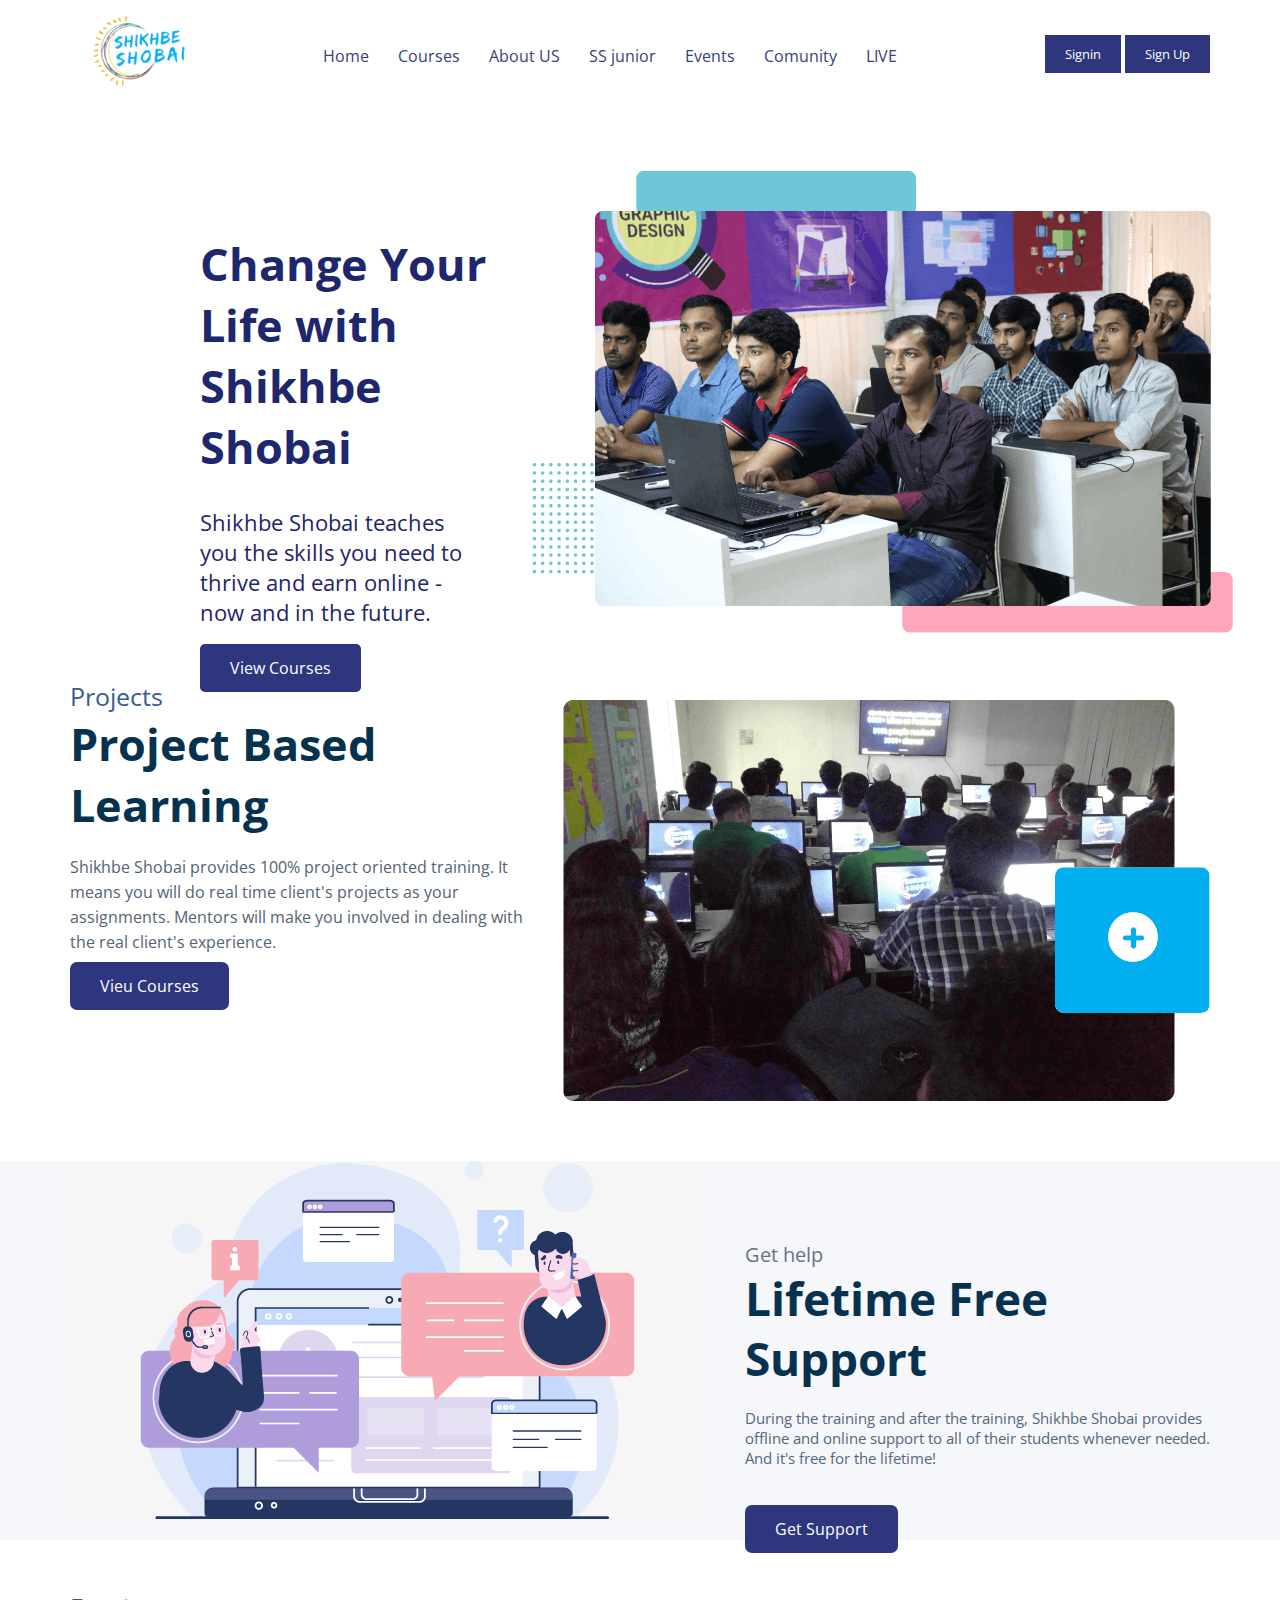
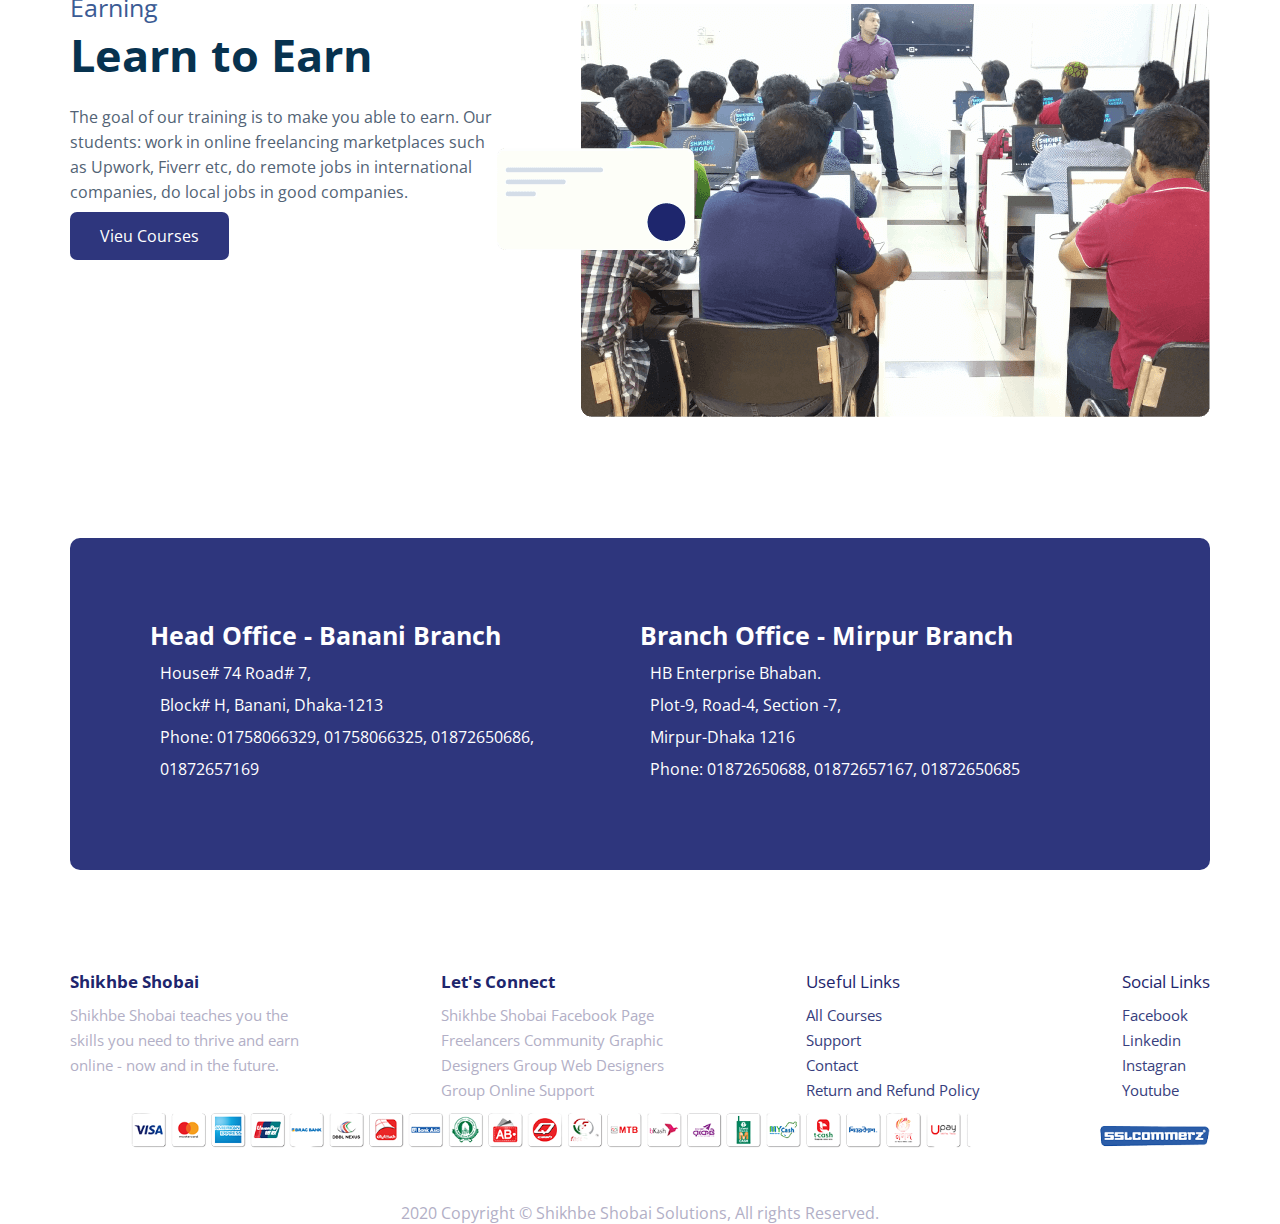
<file: Home Work Day 2/SS sobai/index.html>
<!DOCTYPE html>
<html>
<head>
	<link rel="stylesheet" type="text/css" href="css/style.css">
	<meta charset="utf-8">
	<meta name="viewport" content="width=device-width, initial-scale=1">
	<title>Shikbe sobai</title>

	<link rel="preconnect" href="https://fonts.googleapis.com">
<link rel="preconnect" href="https://fonts.gstatic.com" crossorigin>
<link href="https://fonts.googleapis.com/css2?family=Open+Sans:ital,wght@0,300;0,400;0,500;0,600;0,700;0,800;1,300;1,400;1,500;1,600;1,700;1,800&display=swap" rel="stylesheet">

</head>
<body>

<div class="header">
	<div class="contenar">
		<div class="nav">
			<div class="img">
			<img src="img/logo.png">
			
		</div>
		<div class="manu">
			<ul>
				<li><a href="#">Home</a></li>
				<li><a href="#">Courses</a></li>
				<li><a href="#">About US</a></li>
				<li><a href="#">SS junior</a></li>
				<li><a href="#">Events</a></li>
				<li><a href="#">Comunity</a></li>
				<li><a href="#">LIVE</a></li>
			</ul>
		</div>
        <div class="btn">
        	<button>Signin</button>
        	<button>Sign Up</button>
        </div>
		</div>






	</div>
	
</div>





<div class="part1all">
	
<div class="part1conta">
	
<div class="part1jus">





<div class="part1t">

	<h1>Change Your Life with Shikhbe Shobai</h1>
	<p>
		Shikhbe Shobai teaches you the skills you need to thrive and earn online - now and in the future.
	</p>
	<a href="#">View Courses</a>
	
</div>




<div class="part1img">

	<img src="img/intro.png">

</div>

</div>







</div>


</div>







<div class="ptt-all">
	
<div class="ptt-cont">
	
<div class="ptt-itt">





<div class="ptt-txt">

<span class="ptt-ht">
	Projects
</span>

<h4>Project Based Learning</h4>

<p>
	Shikhbe Shobai provides 100% project oriented training. It means you will do real time client's projects as your assignments. Mentors will make you involved in dealing with the real client's experience.
</p>
<a href="#">Vieu Courses</a>



</div>


<div class="pptt-img">
	
	<img src="img/image2.png">
</div>










</div>
</div>



</div>





















<div class="pt2all">
	
<div class="pt2cont">




<div class="pt2itm">



	<div class="pt2img">
		<img src="img/Support.png">

	</div>

	<div class="pt2txt">
		
<span class="pt2txtoo">
	Get help

</span>


<h2>
	Lifetime Free Support
</h2>

<p>During the training and after the training, Shikhbe Shobai provides offline and online support to all of their students whenever needed. And it's free for the lifetime!</p>


<a href="#">Get Support</a>
	</div>


</div>






</div>





</div>

















<div class="ptt-all">
	
<div class="ptt-cont">
	
<div class="ptt-itt">





<div class="ptt-txt">

<span class="ptt-ht">
	Earning
</span>

<h4>Learn to Earn</h4>

<p>
	The goal of our training is to make you able to earn. Our students: work in online freelancing marketplaces such as Upwork, Fiverr etc, do remote jobs in international companies, do local jobs in good companies.
</p>
<a href="#">Vieu Courses</a>



</div>


<div class="pptt-img">
	
	<img src="img/image3.png">
</div>










</div>
</div>



</div>














<div class="conta">
	<div class="contenarc">
		<div class="inf">
		<div class="lef">
			<h3>Head Office - Banani Branch</h3>
			<p>House# 74 Road# 7,</p>
			<p>Block# H, Banani, Dhaka-1213</p>
			<p>Phone: 01758066329, 01758066325, 01872650686,</p>
			<p>01872657169</p>
		</div>
		<div class="lef">
			<h4>Branch Office - Mirpur Branch</h4>
			<p>HB Enterprise Bhaban.</p>
			<p>Plot-9, Road-4, Section -7,</p>

			<p>Mirpur-Dhaka 1216</p>

			<p>Phone: 01872650688, 01872657167, 01872650685</p>
			
</div>
			
		</div>
	</div>

</div>








<div class="ffall">

	<div class="ffcont">



		
<div class="alff">
	



<div class="fft1">
	
<h5>
	Shikhbe Shobai

</h5>
<p>
	Shikhbe Shobai teaches you the<br>
	skills you need to thrive and earn<br>
	online - now and in the future.
</p>


</div>

<div class="fft2">
	
<h6>
	Let's Connect
</h6>
<p>
	Shikhbe Shobai Facebook Page<br>
	Freelancers Community Graphic<br>
	Designers Group Web Designers<br>
	Group Online Support<br>

</p>

</div>

<div class="fflin1">

<h7>
	Useful Links

</h7>
	

	<ul>
		<li><a href="#">All Courses</a></li>
		<li><a href="#">Support</a></li>
		<li><a href="#">Contact</a></li>
		<li><a href="#">Return and Refund Policy</a></li>
	</ul>


</div>

<div class="fflin2">
	<h8>
		Social Links

	</h8>
	<ul>
		<li><a href="">Facebook</a></li>
		<li><a href="">Linkedin</a></li>
		<li><a href="">Instagran</a></li>
		<li><a href="">Youtube</a></li>
	</ul>




</div>



</div>















	</div>
	

</div>


	<div class="ffconte">
		<div class="controo">
			<div class="ffimg">
	
	<img src="img/ssl_logo.png">
</div>

</div>

</div>
<div class="lastxt">
	<p>2020 Copyright © Shikhbe Shobai Solutions, All rights Reserved.</p>

</div>


















</body></html>
</file>
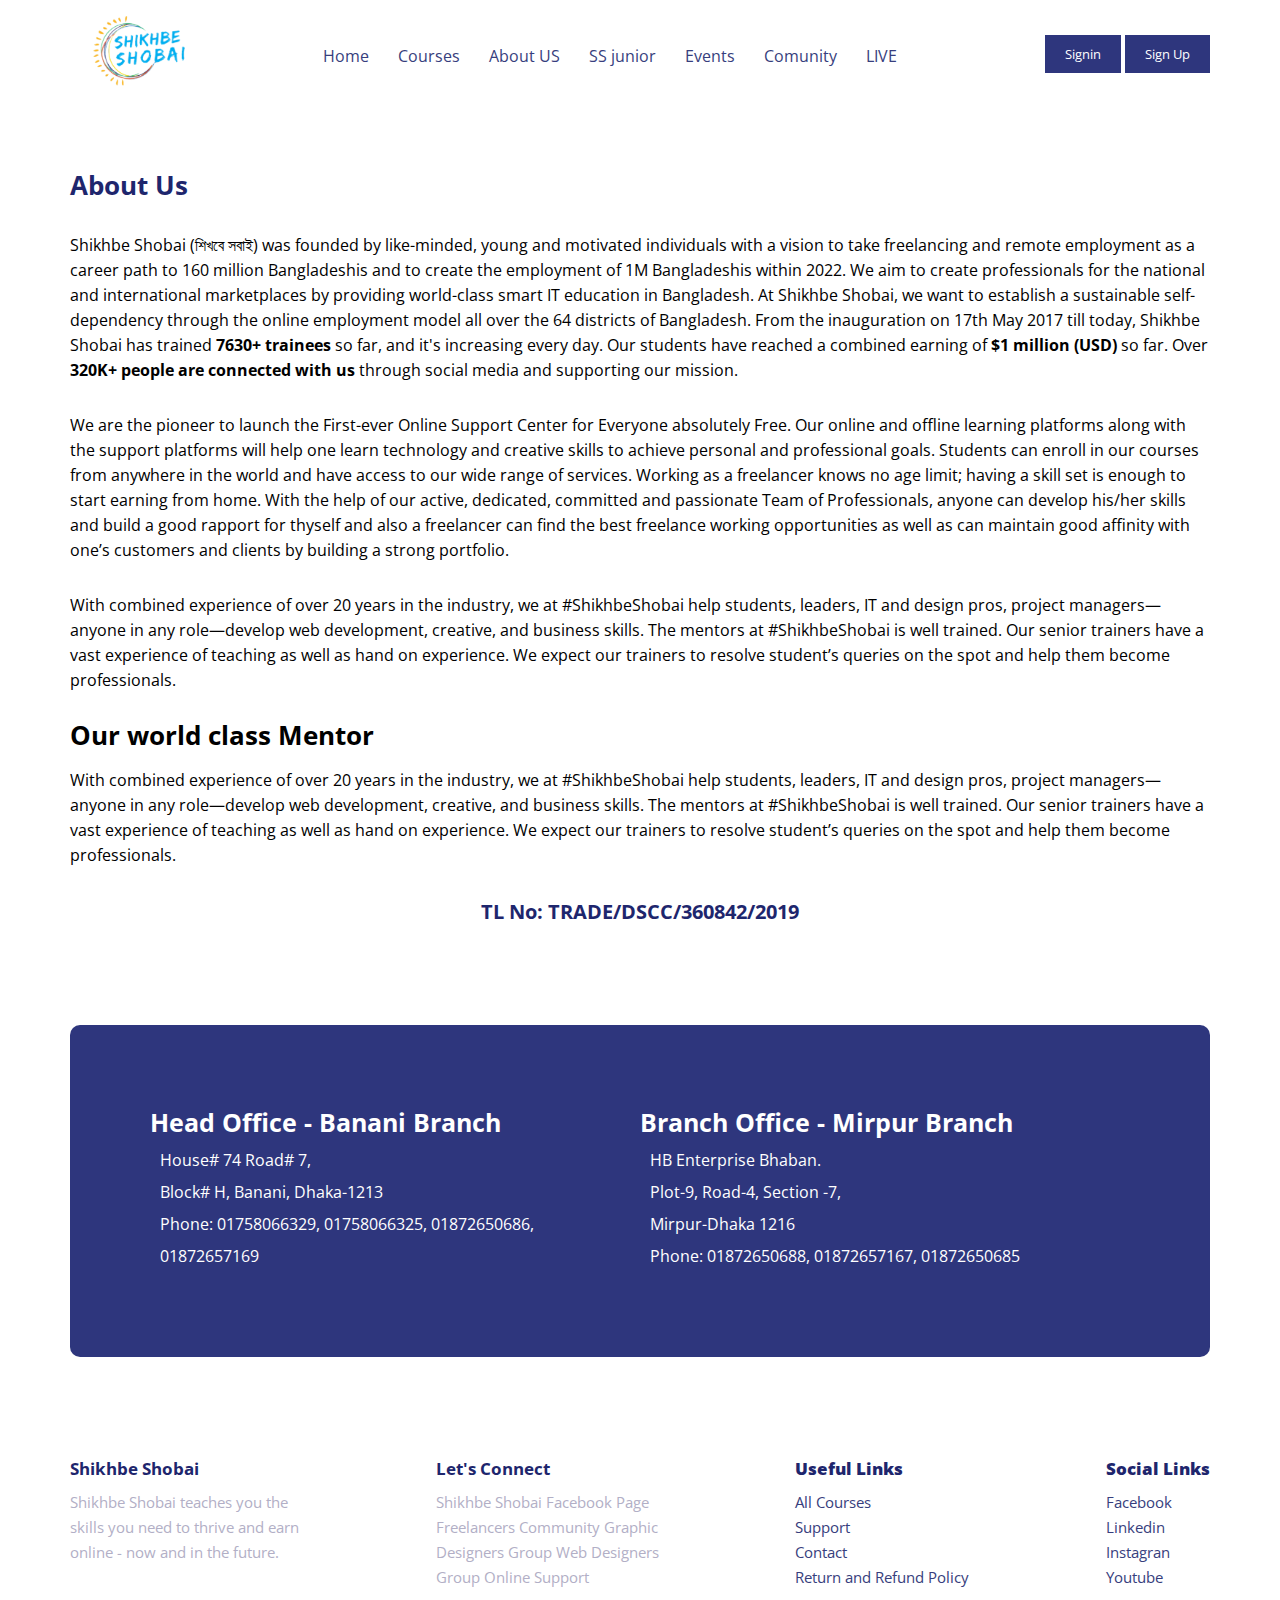
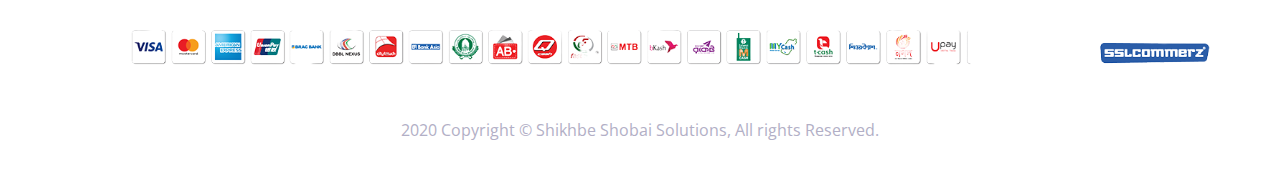
<file: Home Work Day 2/About/indes day 2.html>
<!DOCTYPE html>
<html>
<head>
	<link rel="stylesheet" type="text/css" href="css/style.css">
	<meta charset="utf-8">
	<meta name="viewport" content="width=device-width, initial-scale=1">
	<title>Shikbe sobai</title>

	<link rel="preconnect" href="https://fonts.googleapis.com">
<link rel="preconnect" href="https://fonts.gstatic.com" crossorigin>
<link href="https://fonts.googleapis.com/css2?family=Open+Sans:ital,wght@0,300;0,400;0,500;0,600;0,700;0,800;1,300;1,400;1,500;1,600;1,700;1,800&display=swap" rel="stylesheet">

</head>
<body>

<div class="header">
	<div class="contenar">
		<div class="nav">
			<div class="img">
			<img src="img/logo.png">
			
		</div>
		<div class="manu">
			<ul>
				<li><a href="#">Home</a></li>
				<li><a href="#">Courses</a></li>
				<li><a href="#">About US</a></li>
				<li><a href="#">SS junior</a></li>
				<li><a href="#">Events</a></li>
				<li><a href="#">Comunity</a></li>
				<li><a href="#">LIVE</a></li>
			</ul>
		</div>
        <div class="btn">
        	<button>Signin</button>
        	<button>Sign Up</button>
        </div>
		</div>






	</div>
	
</div>


<div class="para">
	<h1>About Us</h1>
	<p>Shikhbe Shobai (শিখবে সবাই) was founded by like-minded, young and motivated individuals with a vision to take freelancing and remote employment as a career path to 160 million Bangladeshis and to create the employment of 1M Bangladeshis within 2022. We aim to create professionals for the national and international marketplaces by providing world-class smart IT education in Bangladesh. At Shikhbe Shobai, we want to establish a sustainable self-dependency through the online employment model all over the 64 districts of Bangladesh. From the inauguration on 17th May 2017 till today, Shikhbe Shobai has trained<b> 7630+ trainees </b>so far, and it's increasing every day. Our students have reached a combined earning of<b> $1 million (USD)</b> so far. Over<b> 320K+ people are connected with us</b> through social media and supporting our mission.</p>
		<p>We are the pioneer to launch the First-ever Online Support Center for Everyone absolutely Free. Our online and offline learning platforms along with the support platforms will help one learn technology and creative skills to achieve personal and professional goals. Students can enroll in our courses from anywhere in the world and have access to our wide range of services. Working as a freelancer knows no age limit; having a skill set is enough to start earning from home. With the help of our active, dedicated, committed and passionate Team of Professionals, anyone can develop his/her skills and build a good rapport for thyself and also a freelancer can find the best freelance working opportunities as well as can maintain good affinity with one’s customers and clients by building a strong portfolio.</p>
		<p>With combined experience of over 20 years in the industry, we at #ShikhbeShobai help students, leaders, IT and design pros, project managers—anyone in any role—develop web development, creative, and business skills. The mentors at #ShikhbeShobai is well trained. Our senior trainers have a vast experience of teaching as well as hand on experience. We expect our trainers to resolve student’s queries on the spot and help them become professionals.</p>
		<h2>Our world class Mentor</h2>
	<p>With combined experience of over 20 years in the industry, we at #ShikhbeShobai help students, leaders, IT and design pros, project managers—anyone in any role—develop web development, creative, and business skills. The mentors at #ShikhbeShobai is well trained. Our senior trainers have a vast experience of teaching as well as hand on experience. We expect our trainers to resolve student’s queries on the spot and help them become professionals.</p>

</div>
<div class="sr">
	<b>TL No: TRADE/DSCC/360842/2019<b>
</div>

<div class="conta">
	<div class="contenarc">
		<div class="inf">
		<div class="lef">
			<h3>Head Office - Banani Branch</h3>
			<p>House# 74 Road# 7,</p>
			<p>Block# H, Banani, Dhaka-1213</p>
			<p>Phone: 01758066329, 01758066325, 01872650686,</p>
			<p>01872657169</p>
		</div>
		<div class="lef">
			<h4>Branch Office - Mirpur Branch</h4>
			<p>HB Enterprise Bhaban.</p>
			<p>Plot-9, Road-4, Section -7,</p>

			<p>Mirpur-Dhaka 1216</p>

			<p>Phone: 01872650688, 01872657167, 01872650685</p>
			
</div>
			
		</div>
	</div>

</div>

<div class="ffall">

	<div class="ffcont">



		
<div class="alff">
	



<div class="fft1">
	
<h5>
	Shikhbe Shobai

</h5>
<p>
	Shikhbe Shobai teaches you the<br>
	skills you need to thrive and earn<br>
	online - now and in the future.
</p>


</div>

<div class="fft2">
	
<h6>
	Let's Connect
</h6>
<p>
	Shikhbe Shobai Facebook Page<br>
	Freelancers Community Graphic<br>
	Designers Group Web Designers<br>
	Group Online Support<br>

</p>

</div>

<div class="fflin1">

<h7>
	Useful Links

</h7>
	

	<ul>
		<li><a href="#">All Courses</a></li>
		<li><a href="#">Support</a></li>
		<li><a href="#">Contact</a></li>
		<li><a href="#">Return and Refund Policy</a></li>
	</ul>


</div>

<div class="fflin2">
	<h8>
		Social Links

	</h8>
	<ul>
		<li><a href="">Facebook</a></li>
		<li><a href="">Linkedin</a></li>
		<li><a href="">Instagran</a></li>
		<li><a href="">Youtube</a></li>
	</ul>




</div>



</div>















	</div>
	

</div>


	<div class="ffconte">
		<div class="controo">
			<div class="ffimg">
	
	<img src="img/ssl_logo.png">
</div>

</div>

</div>
<div class="lastxt">
	<p>2020 Copyright © Shikhbe Shobai Solutions, All rights Reserved.</p>

</div>


</body>
</html>
</file>
<file: Home Work Day 2/SS sobai/css/style.css>
*{
	margin: 0;
	padding: 0;
}
.img img{
	width: 130px;
	height: auto;
}

.header{
	width: 100%;
	padding-top: 10px;
	padding-bottom: 20px;
}
.contenar{
	width: 1140px;
	margin: auto;
}
.nav{
	display: flex;
	justify-content: space-between;
}
 a{
	text-decoration: none;
	color: #373e7d;
}

.manu ul li{
	display: inline-block;
	list-style: none;
	color: #1e266d;
	font-size: 16px;
	font-family: open sans;
	padding-right:25px ;
	padding-top: 35px;

}

.btn button{
	background-color: #2e367d;
	color: white;
	padding: 10px 20px;
	border: none;
	font-family: open sans;
	margin-top: 25px;
	transition: 0.5s;

}
.btn button:hover{
	background-color: skyblue;
	cursor: pointer;
	transition: 0.5s;
}




.part1all{

width: 100%;

}


.part1conta{

	padding-top: 30px;
}


.part1jus{

	display: flex;
	justify-content: space-between;

}

.part1t{
	font-family: open sans;
	padding-left: 200px;
	padding-top: 90px;
	color: #1e266d;

}

.part1t h1{
	font-size: 45px;
}

.part1t p{
font-size: 22px;
margin: 30px 0px;
}

.part1t a{

background-color:#2E367D ;
color: white;
padding: 13px 30px;
border-radius: 5px;

}
.part1t a:hover{

	background-color: skyblue;
	transition: .5s;
}
.part1img img{

padding: 10px;

}

.pt2all{

	font-family: open sans;
	margin-top: 30px;
	width: 100%;
	background-color: #f5f7fa;
}


.pt2cont{
	width: 1140px;
	margin: auto;
}

.pt2itm{
	display: flex;
	justify-content: space-between;
	margin-bottom: 50px;
}

.pt2txt{
	padding-left: 40px;
	padding-top: 80px;
}
.pt2txtoo{
	font-size: 20px;
	color: #6a7286;
}


.pt2txt h2{
	font-size:46px ;
	line-height: 60px;
	color: #07324f;

}
.pt2txt p{

	font-size: 15px;
	line-height: 20px;
	margin: 20px 0px;
	color: #54687c;
	margin-bottom: 50px;
}


.pt2txt a{

	padding: 13px 30px;
	background-color: #2e367d;
	color: white;
	border-radius: 7px;
}






.ptt-all{
	width: 100%;
}

.ptt-cont{

	width: 1140px;
	margin: auto;
	font-family: open sans;
}

.ptt-itt{

	display: flex;
	justify-content: space-between;
}

.ptt-ht{

	font-size: 25px;
	color: #3b5b94;

}
.ptt-txt h4{
	font-size: 45px;
	color: #07324f;



}

.ptt-txt  p{
	font-size: 16px;
	margin-top: 20px;
	margin-bottom: 20px;
	color: #526375;
	line-height: 25px;

}

.ptt-txt a{
	padding: 13px 30px;
	background-color: #2e367d;
	color: white;
	border-radius: 7px;

}









.conta{
	width: 1140px;
		font-family: open sans;


	margin: auto;
}
.contenarc{

	background-color: #2e367d;
	margin-top: 100px;
	padding: 80px 80px;
	border-radius: 10px;
}
.inf{
	display: flex;

}
.lef h3{
	color: white;
	font-size: 25px;


}
.lef h4{
	color: white;
	font-size: 25px;


}

.lef{
     flex-basis: 50%;
}
.lef p{
	color: white;
	margin: 10px;
	font-weight: normal;

}










.ffall{
	width:1140px;
	font-family:open sans;
	margin: auto;
	padding-top: 100px;

}


.alff{
	display: flex;
	justify-content: space-between;
}


.fft1 h5{
	font-size: 17px;
	color: #1e266d;

}
.fft1 p{
	font-size: 15px;
	font-weight: normal;
	padding-top: 10px;
	line-height: 25px;
	color: #b2afc6;
}

.fft2 h6{
	font-size: 17px;
	color: #1e266d;
}
.fft2 p{
	font-size: 15px;
	font-weight: normal;
	padding-top: 10px;
	line-height: 25px;
	color: #b2afc6;
}

.fflin1 h7{
	font-size: 17px;
	color: #1e266d;
}


.fflin1 ul li {

	list-style: none;
	font-size: 15px;
	font-weight: normal;
	line-height: 25px;



}

.fflin1 ul{
	padding-top: 10px;

}

.fflin2 h8{

	font-size: 17px;
	color: #1e266d;

}

.fflin2 ul li{

	list-style: none;
	font-size: 15px;
	font-weight: normal;
	line-height: 25px;



}


.fflin2 ul{
	padding-top: 10px;
}
.ffconte{
	
 display: flex;
 justify-content: center;

}

.ffimg img{
	width: 1140px;
	height: auto;
}
.controo{
	padding-top: 10px;
}


.lastxt{
	padding-top: 50px;
	width: 100%;

}
.lastxt p{
	font-family: open sans;
	text-align: center;
	font-weight: normal;
	color: #b2afc6;
}
</file>
<file: Home Work Day 2/About/css/style.css>
*{
	margin: 0;
	padding: 0;
}
.img img{
	width: 130px;
	height: auto;
}

.header{
	width: 100%;
	padding-top: 10px;
	padding-bottom: 20px;
}
.contenar{
	width: 1140px;
	margin: auto;
}
.nav{
	display: flex;
	justify-content: space-between;
}
 a{
	text-decoration: none;
	color: #373e7d;
}

.manu ul li{
	display: inline-block;
	list-style: none;
	
	font-size: 16px;
	font-family: open sans;
	padding-right:25px ;
	padding-top: 35px;

}
.btn button{
	background-color: #2e367d;
	color: white;
	padding: 10px 20px;
	border: none;
	font-family: open sans;
	margin-top: 25px;
	transition: 0.5s;

}
.btn button:hover{
	background-color: skyblue;
	cursor: pointer;
	transition: 0.5s;
}
.para{
	width: 1140px;
	line-height: 25px;
	margin: auto;
		font-family: open sans;

	}
.para h1{
		font-family: open sans;
		font-size: 26px;
			color: #1e266d;
			padding-bottom: 35px;
			padding-top: 60px;



}
p{
	margin-bottom: 30px;
}
.para h2{
		font-family: open sans;
		font-size: 26px;
		padding-bottom: 20px;
			



}
.sr{
	text-align: center;
		font-family: open sans;
			color: #1e266d;
			font-size: 20px;
			

}
.conta{
	width: 1140px;
		font-family: open sans;


	margin: auto;
}
.contenarc{

	background-color: #2e367d;
	margin-top: 100px;
	padding: 80px 80px;
	border-radius: 10px;
}
.inf{
	display: flex;

}
.lef h3{
	color: white;
	font-size: 25px;


}
.lef h4{
	color: white;
	font-size: 25px;


}

.lef{
     flex-basis: 50%;
}
.lef p{
	color: white;
	margin: 10px;
	font-weight: normal;

}
.ffall{
	width:1140px;
	font-family:open sans;
	margin: auto;
	padding-top: 100px;

}


.alff{
	display: flex;
	justify-content: space-between;
}


.fft1 h5{
	font-size: 17px;
	color: #1e266d;

}
.fft1 p{
	font-size: 15px;
	font-weight: normal;
	padding-top: 10px;
	line-height: 25px;
	color: #b2afc6;
}

.fft2 h6{
	font-size: 17px;
	color: #1e266d;
}
.fft2 p{
	font-size: 15px;
	font-weight: normal;
	padding-top: 10px;
	line-height: 25px;
	color: #b2afc6;
}

.fflin1 h7{
	font-size: 17px;
	color: #1e266d;
}


.fflin1 ul li {

	list-style: none;
	font-size: 15px;
	font-weight: normal;
	line-height: 25px;



}

.fflin1 ul{
	padding-top: 10px;

}

.fflin2 h8{

	font-size: 17px;
	color: #1e266d;

}

.fflin2 ul li{

	list-style: none;
	font-size: 15px;
	font-weight: normal;
	line-height: 25px;



}


.fflin2 ul{
	padding-top: 10px;
}
.ffconte{
	
 display: flex;
 justify-content: center;

}

.ffimg img{
	width: 1140px;
	height: auto;
}
.controo{
	padding-top: 10px;
}


.lastxt{
	padding-top: 50px;
	width: 100%;

}
.lastxt p{
	font-family: open sans;
	text-align: center;
	font-weight: normal;
	color: #b2afc6;
}
</file>
